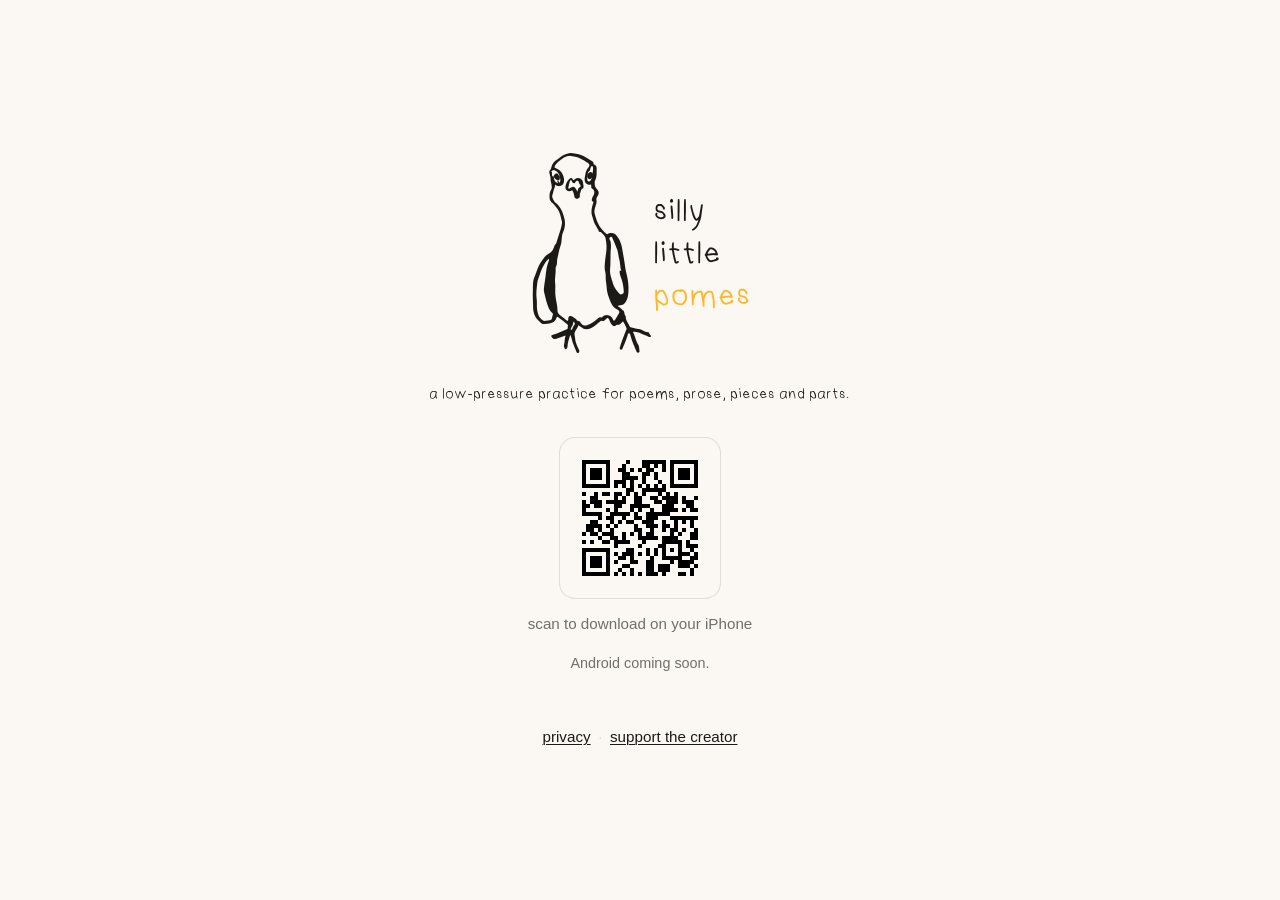
<file: index.html>
<!doctype html>
<html lang="en">
  <head>
    <meta charset="utf-8" />
    <meta name="viewport" content="width=device-width, initial-scale=1" />
    <title>Silly Little Pomes</title>
    <meta
      name="description"
      content="A low-pressure practice for poems, prose, pieces and parts."
    />
    <link rel="icon" href="assets/img/favicon.png" />
    <link rel="stylesheet" href="assets/css/site.css" />
    <meta property="og:title" content="Silly Little Pomes" />
    <meta
      property="og:description"
      content="A low-pressure practice for poems, prose, pieces and parts."
    />
    <meta property="og:image" content="assets/img/splash-logo.png" />
  </head>
  <body>
    <main class="landing">
      <img
        class="wordmark"
        src="assets/img/splash-logo.png"
        alt="Silly Little Pomes"
      />

      <p class="tagline display">
        a low-pressure practice for poems, prose, pieces and parts.
      </p>

      <!-- Platform-aware download. Defaults to the App Store badge (safe no-JS
           fallback: opens the web store everywhere). The inline script below
           refines it to a QR on desktop and a "coming soon" note on Android. -->
      <div class="download" data-platform="">
        <a class="dl dl-ios" href="https://apps.apple.com/app/id6784480160">
          <img
            class="badge"
            src="assets/img/download-on-app-store.svg"
            alt="Download on the App Store"
            width="180"
            height="60"
          />
        </a>

        <div class="dl dl-desktop">
          <span class="qr-frame">
            <img
              class="qr"
              src="assets/img/appstore-qr.svg"
              alt="QR code linking to Silly Little Pomes on the App Store"
              width="132"
              height="132"
            />
          </span>
          <span class="dl-cap">scan to download on your iPhone</span>
        </div>

        <p class="dl dl-android">
          coming to Android soon.
          <span class="dl-cap">the app is on iPhone today.</span>
        </p>

        <p class="soon">Android coming soon.</p>
      </div>

      <footer class="landing-footer">
        <a href="privacy/">privacy</a>
        <span class="dot">·</span>
        <a href="https://buymeacoffee.com/sillylittlepomes"
          >support the creator</a
        >
      </footer>
    </main>

    <script>
      // Route visitors to the right download affordance. Content-free, runs once.
      (function () {
        var box = document.querySelector('.download');
        if (!box) return;
        var ua = navigator.userAgent || '';
        var platform = 'desktop';
        if (/android/i.test(ua)) {
          platform = 'android';
        } else if (/iPhone|iPod/i.test(ua)) {
          platform = 'ios';
        } else if (
          /iPad/i.test(ua) ||
          // iPadOS 13+ masquerades as a Mac; touch points disambiguate it from a
          // real Mac. iPads run the iOS app, so they get the App Store badge.
          (navigator.platform === 'MacIntel' && navigator.maxTouchPoints > 1)
        ) {
          platform = 'ios';
        }
        box.setAttribute('data-platform', platform);
      })();
    </script>
  </body>
</html>
</file>
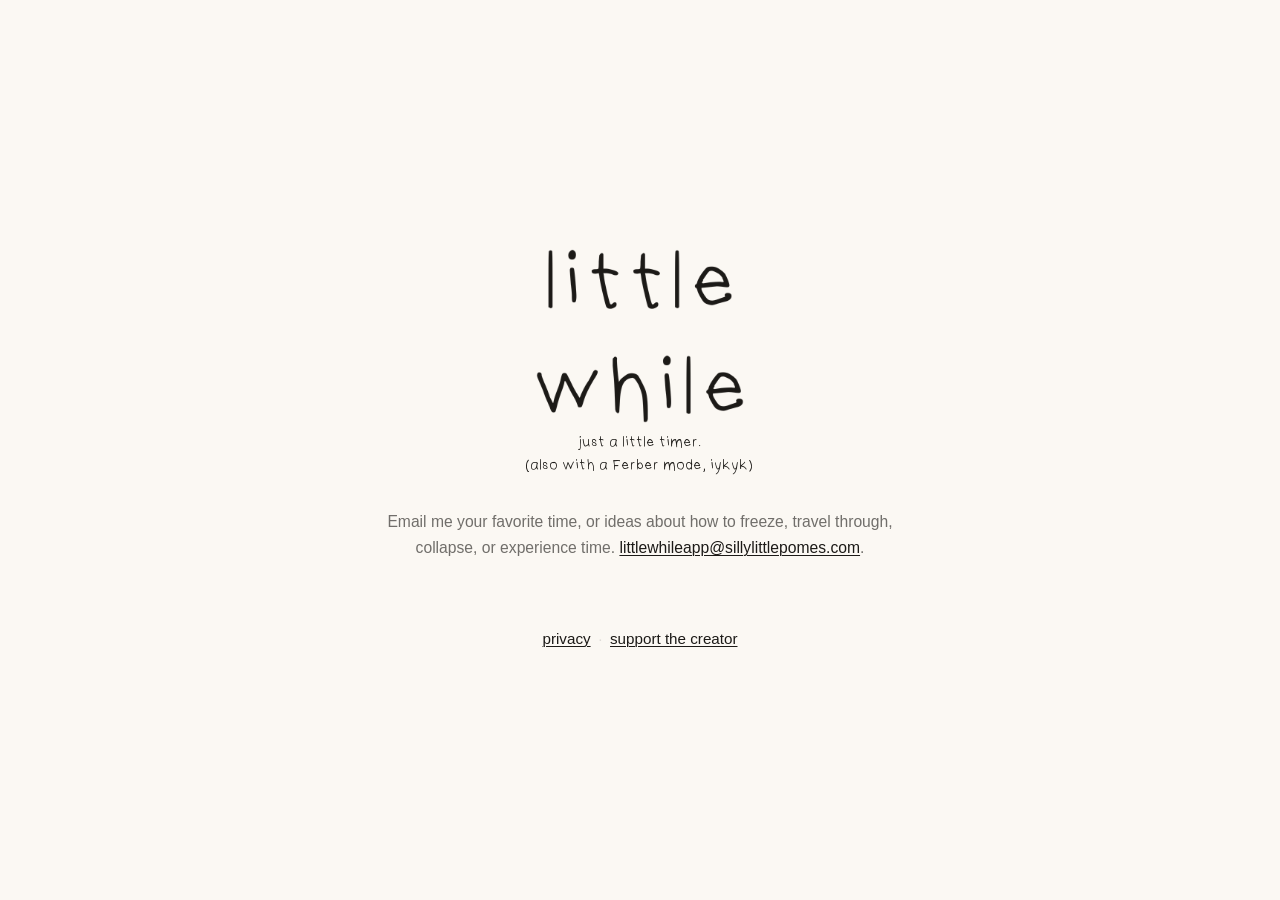
<file: littlewhile/index.html>
<!doctype html>
<html lang="en">
  <head>
    <meta charset="utf-8" />
    <meta name="viewport" content="width=device-width, initial-scale=1" />
    <title>Little While</title>
    <meta
      name="description"
      content="A calm little visual timer. Pick a little while, and watch the sky drift by."
    />
    <link rel="icon" href="../assets/img/littlewhile-favicon.png" />
    <link rel="stylesheet" href="../assets/css/site.css" />
    <meta property="og:title" content="Little While" />
    <meta
      property="og:description"
      content="A calm little visual timer. Pick a little while, and watch the sky drift by."
    />
    <meta property="og:image" content="../assets/img/littlewhile-wordmark.png" />
  </head>
  <body>
    <main class="landing">
      <img
        class="wordmark stacked"
        src="../assets/img/littlewhile-wordmark.png"
        alt="Little While"
      />

      <p class="tagline display">
        just a little timer.</br> (also with a Ferber mode, iykyk) 
      </p>

      <p class="support">
        Email me your favorite time, or ideas about how to freeze, travel through, collapse, or experience time.  
        <a href="mailto:littlewhileapp@sillylittlepomes.com"
          >littlewhileapp@sillylittlepomes.com</a
        >.
      </p>

      <footer class="landing-footer">
        <a href="privacy/">privacy</a>
        <span class="dot">·</span>
        <a href="https://buymeacoffee.com/sillylittlepomes"
          >support the creator</a
        >
      </footer>
    </main>
  </body>
</html>
</file>
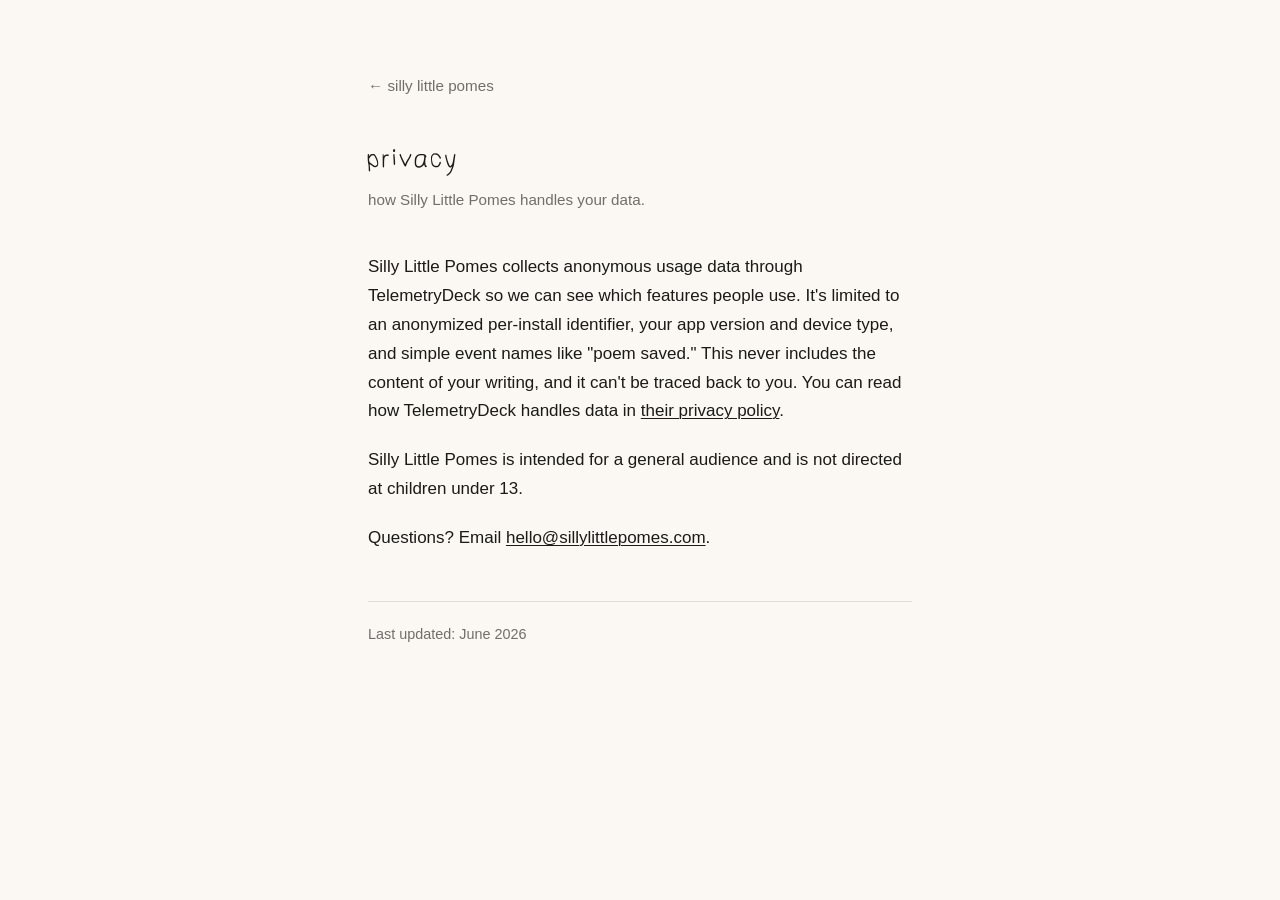
<file: privacy/index.html>
<!doctype html>
<html lang="en">
  <head>
    <meta charset="utf-8" />
    <meta name="viewport" content="width=device-width, initial-scale=1" />
    <title>Privacy Policy — Silly Little Pomes</title>
    <meta
      name="description"
      content="What Silly Little Pomes collects, and what it never does."
    />
    <link rel="icon" href="../assets/img/favicon.png" />
    <link rel="stylesheet" href="../assets/css/site.css" />
  </head>
  <body>
    <article class="doc wrap">
      <a class="back" href="../">← silly little pomes</a>

      <h1 class="display">privacy</h1>
      <p class="eyebrow">how Silly Little Pomes handles your data.</p>

      <p>
        Silly Little Pomes collects anonymous usage data through TelemetryDeck so
        we can see which features people use. It's limited to an anonymized
        per-install identifier, your app version and device type, and simple
        event names like "poem saved." This never includes the content of your
        writing, and it can't be traced back to you. You can read how
        TelemetryDeck handles data in
        <a href="https://telemetrydeck.com/privacy/">their privacy policy</a>.
      </p>

      <p>
        Silly Little Pomes is intended for a general audience and is not directed
        at children under 13.
      </p>

      <p>
        Questions? Email
        <a href="mailto:hello@sillylittlepomes.com">hello@sillylittlepomes.com</a>.
      </p>

      <p class="updated">Last updated: June 2026</p>
    </article>
  </body>
</html>
</file>
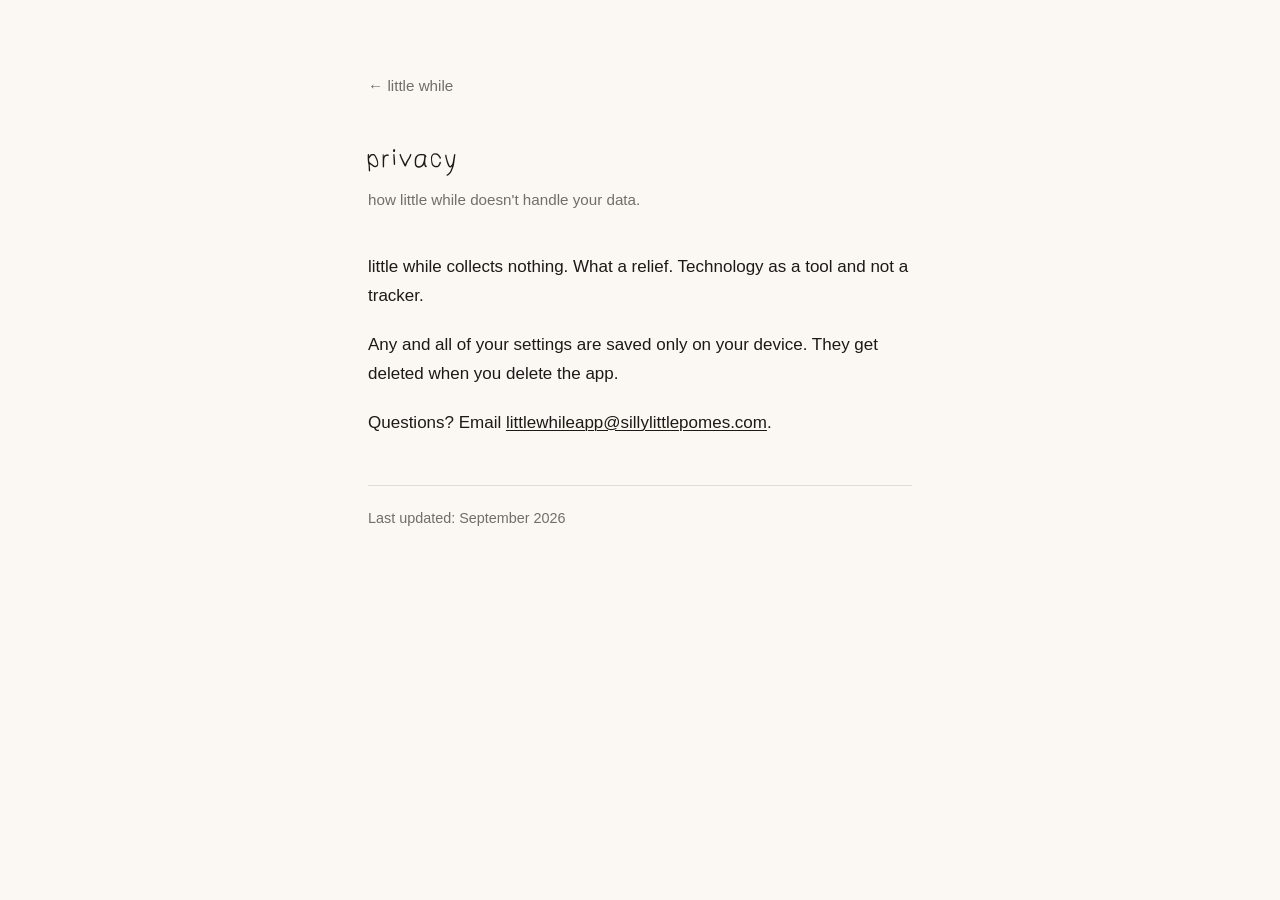
<file: littlewhile/privacy/index.html>
<!doctype html>
<html lang="en">
  <head>
    <meta charset="utf-8" />
    <meta name="viewport" content="width=device-width, initial-scale=1" />
    <title>Privacy Policy — Little While</title>
    <meta
      name="description"
      content="What Little While collects (nothing), and what it never does."
    />
    <link rel="icon" href="../../assets/img/littlewhile-favicon.png" />
    <link rel="stylesheet" href="../../assets/css/site.css" />
  </head>
  <body>
    <article class="doc wrap">
      <a class="back" href="../">← little while</a>

      <h1 class="display">privacy</h1>
      <p class="eyebrow">how little while doesn't handle your data.</p>

      <p>
        little while collects nothing. What a relief. Technology as a tool
        and not a tracker. 
      </p>

      <p>
        Any and all of your settings are saved only on your device. They get deleted
        when you delete the app.
      </p>

      <p>
        Questions? Email
        <a href="mailto:littlewhileapp@sillylittlepomes.com"
          >littlewhileapp@sillylittlepomes.com</a
        >.
      </p>

      <p class="updated">Last updated: September 2026</p>
    </article>
  </body>
</html>
</file>
<file: assets/css/site.css>
/* Silly Little Pomes — marketing site
   Brand values mirror the app's @/theme (src/theme/colors.ts).
   Kept deliberately small: two pages, no build step, no third-party requests. */

@font-face {
  font-family: 'PomesDisplay';
  src: url('../fonts/PomesDisplay.ttf') format('truetype');
  font-weight: normal;
  font-style: normal;
  font-display: swap;
}

:root {
  --paper: #fbf8f3; /* PAPER */
  --ink: #1c1a17; /* INK */
  --orange: #ffb627; /* ORANGE — the wordmark accent */
  --sky: #5bc8f5; /* SKY */
  --ink-muted: rgba(28, 26, 23, 0.62);
  --rule: rgba(28, 26, 23, 0.12);
  --gutter: 24px;
  --measure: 34rem; /* comfortable reading width */
}

* {
  box-sizing: border-box;
}

html {
  -webkit-text-size-adjust: 100%;
}

body {
  margin: 0;
  background: var(--paper);
  color: var(--ink);
  font-family: -apple-system, BlinkMacSystemFont, 'Segoe UI', Helvetica, Arial,
    sans-serif;
  font-size: 17px;
  line-height: 1.7;
  -webkit-font-smoothing: antialiased;
}

.display {
  font-family: 'PomesDisplay', Georgia, serif;
  font-weight: normal;
  line-height: 1.05;
}

a {
  color: var(--ink);
  text-decoration-thickness: 1px;
  text-underline-offset: 2px;
}
a:hover {
  text-decoration-color: var(--orange);
}

/* ---- page shell ---- */
.wrap {
  max-width: var(--measure);
  margin: 0 auto;
  padding: 0 var(--gutter);
}

/* ---- landing ---- */
.landing {
  min-height: 100svh;
  display: flex;
  flex-direction: column;
  align-items: center;
  justify-content: center;
  text-align: center;
  padding: 64px var(--gutter);
}

/* Flex items in a centered column size to content, not the viewport — so without
   an explicit width long lines overflow instead of wrapping. Cap every block to the
   viewport (and a comfortable measure), and let it fill that. */
.landing > * {
  width: 100%;
  max-width: var(--measure);
}

.wordmark {
  width: 245px; /* matches the app splash imageWidth */
  max-width: 80vw;
  height: auto;
}
/* Little While's mark is the two words stacked in a square, so it wants a
   smaller footprint than the Pomes landscape wordmark. */
.wordmark.stacked {
  width: 208px;
}
/* Tighten the gap under the stacked wordmark (Little While only — Pomes doesn't
   use .stacked). The PNG has transparent padding baked in, so this can go small
   or even negative. Nudge this one number to taste. */
.wordmark.stacked + .tagline {
  margin-top: 8px;
}

.tagline {
  font-size: 1.35rem;
  margin: 28px 0 0;
  color: var(--ink);
}

.cta {
  margin-top: 36px;
  font-size: 1.05rem;
  color: var(--ink-muted);
}

/* Support line — doubles as the App Store "Support URL" contact on the
   Little While landing. */
.support {
  margin-top: 32px;
  font-size: 0.98rem;
  color: var(--ink-muted);
}

/* ---- platform-aware download ---- */
.download {
  margin-top: 32px;
  display: flex;
  flex-direction: column;
  align-items: center;
  gap: 14px;
}
/* Each affordance is hidden; the matching one is revealed by data-platform. */
.dl {
  display: none;
}
/* Pre-JS / unknown → the App Store badge (opens the web store everywhere). */
.download[data-platform=''] .dl-ios,
.download[data-platform='ios'] .dl-ios {
  display: inline-flex;
}
.download[data-platform='desktop'] .dl-desktop {
  display: flex;
  flex-direction: column;
  align-items: center;
  gap: 12px;
}
.download[data-platform='android'] .dl-android {
  display: block;
}

.badge {
  width: 168px;
  height: auto;
}

/* The QR sits in a soft paper card so it reads as an intentional "scan me",
   not a bare barcode floating in the column. */
.qr-frame {
  display: inline-block;
  padding: 14px;
  background: var(--paper);
  border: 1px solid var(--rule);
  border-radius: 16px;
}
.qr {
  display: block;
  width: 132px;
  height: 132px;
}
.dl-cap {
  font-size: 0.95rem;
  color: var(--ink-muted);
}

/* Android hero (shown only on Android). */
.dl-android {
  margin: 0;
  font-size: 1.15rem;
  color: var(--ink);
}
.dl-android .dl-cap {
  display: block;
  margin-top: 6px;
}

/* "Android coming soon" — shown to everyone EXCEPT Android (which gets the hero
   above). Keeps the expectation set for all visitors. */
.soon {
  margin: 0;
  font-size: 0.9rem;
  color: var(--ink-muted);
}
.download[data-platform='android'] .soon {
  display: none;
}

.landing-footer {
  margin-top: 48px;
  font-size: 0.95rem;
  color: var(--ink-muted);
  display: flex;
  flex-wrap: wrap;
  align-items: center;
  justify-content: center;
  gap: 0 0.5em;
  max-width: 100%;
}
.landing-footer a {
  white-space: nowrap;
}
/* Separators collapse out when the row wraps to one item per line. */
.dot {
  color: var(--rule);
}

/* ---- privacy (and any future content page) ---- */
.doc {
  padding: 72px 0 96px;
}
.doc h1 {
  font-size: 2.4rem;
  margin: 0 0 8px;
}
.doc .eyebrow {
  color: var(--ink-muted);
  font-size: 0.95rem;
  margin: 0 0 40px;
}
.doc p {
  margin: 0 0 20px;
}
.doc .back {
  display: inline-block;
  margin-bottom: 40px;
  color: var(--ink-muted);
  font-size: 0.95rem;
  text-decoration: none;
}
.doc .back:hover {
  color: var(--ink);
}
.doc .updated {
  margin-top: 48px;
  padding-top: 20px;
  border-top: 1px solid var(--rule);
  color: var(--ink-muted);
  font-size: 0.9rem;
}
</file>
